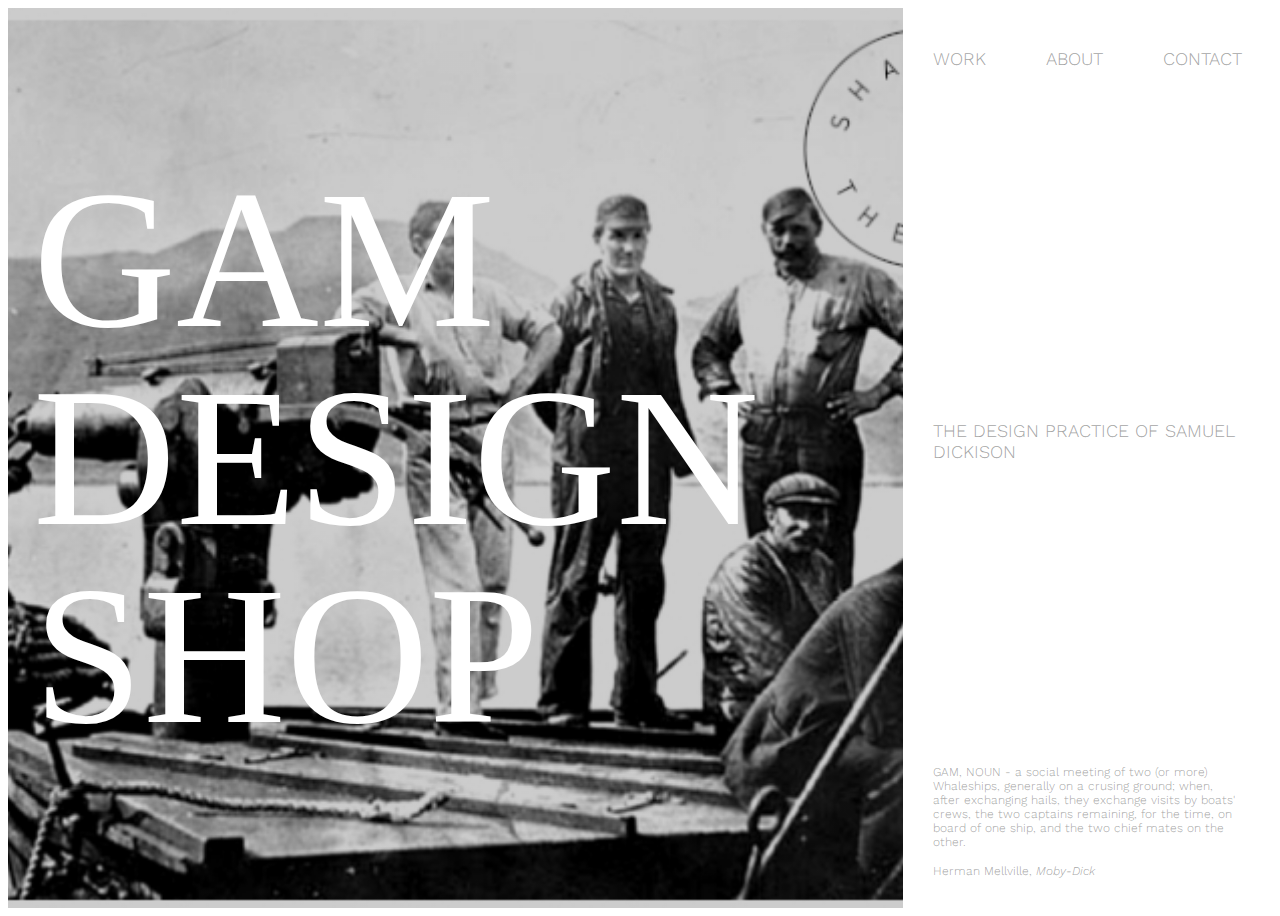
<file: index.html>
<!DOCTYPE html>
<html lang="en">
<head>
    <meta charset="UTF-8">
    <meta name="viewport" content="width=device-width, initial-scale=1.0">
    <meta http-equiv="X-UA-Compatible" content="ie=edge">
    <link href="https://fonts.googleapis.com/css?family=Work+Sans:400,700&display=swap" rel="stylesheet">
    <link href="https://cloud.typenetwork.com/projects/3433/fontface.css/" rel="stylesheet" type="text/css">
    <link rel="stylesheet" href="style.css">
    <title>Studio Gam</title>
</head>
<body>
    <div class="home-container">
        <!-- <div class="item left"></div> -->
       <!--  <div class="item left circle-badge-white">
            <img class="circle-badge-white" src="resources/icons/Circle Badge White.svg">
        </div> -->
        <div class="item menu" id="home"><a href="/work.html">WORK</a></div>
        <div class="item menu" id="about"><a href="/about.html">ABOUT</a></div>
        <div class="item menu" id="contact"><a href="/comingsoon.html">CONTACT</a></div>
        <div class="item left company">
            <h1 class="on-top bureaugrotcondensedbold">GAM <br> DESIGN <br> SHOP</h1>
        </div>
        <div class="item right" id="blurb">THE DESIGN PRACTICE OF SAMUEL DICKISON</div>
        <!-- <div class="item left"></div> -->
        <div class="item right" id="noun">
            <div id="quote">
                GAM, NOUN - a social meeting of two (or more) Whaleships, generally on a crusing ground; when, after exchanging hails, they exchange visits by boats' crews, the two captains remaining, for the time, on board of one ship, and the two chief mates on the other.
            </div>
            <div class="attribute">
                <span id="author">Herman Mellville, </span>
                <span id="title">Moby-Dick</span>
            </div>
        </div>
    </div>
</body>
</html>
</file>
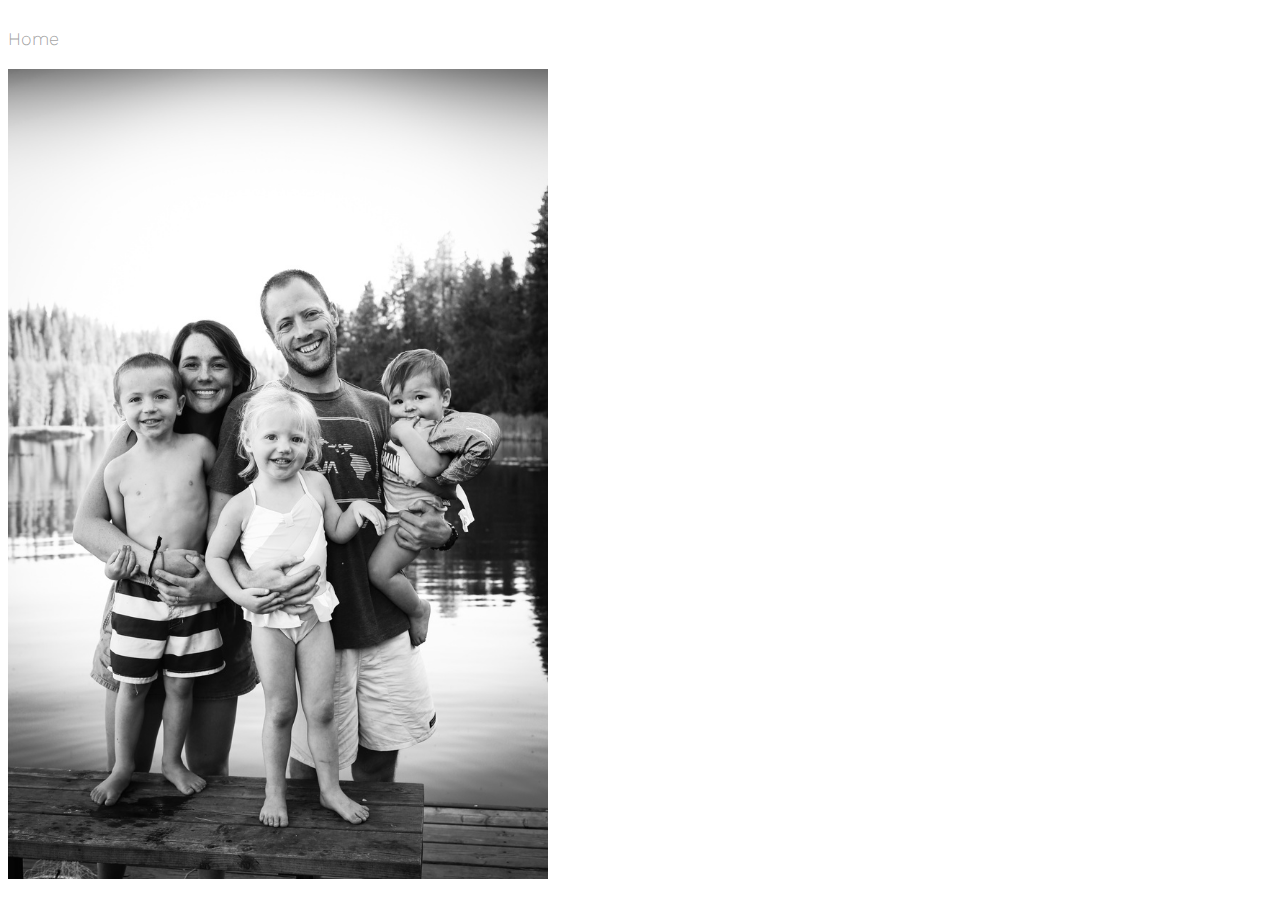
<file: about.html>
<!DOCTYPE html>
<html lang="en">
<head>
    <meta charset="UTF-8">
    <meta name="viewport" content="width=device-width, initial-scale=1.0">
    <meta http-equiv="X-UA-Compatible" content="ie=edge">
    <link href="https://fonts.googleapis.com/css?family=Work+Sans:400,700&display=swap" rel="stylesheet">
    <link href="https://cloud.typenetwork.com/projects/3433/fontface.css/" rel="stylesheet" type="text/css">
    <link rel="stylesheet" href="style.css">
    <title>Studio Gam</title>
</head>
<body>
    <div class="about">
        <div class="top-menu">
            <a href="/index.html">Home</a>
        </div>
        <div>
            <img class="the-fam" src="resources/images/theFam.jpg" alt="">
        </div>
    </div>
</body>
</html>
</file>
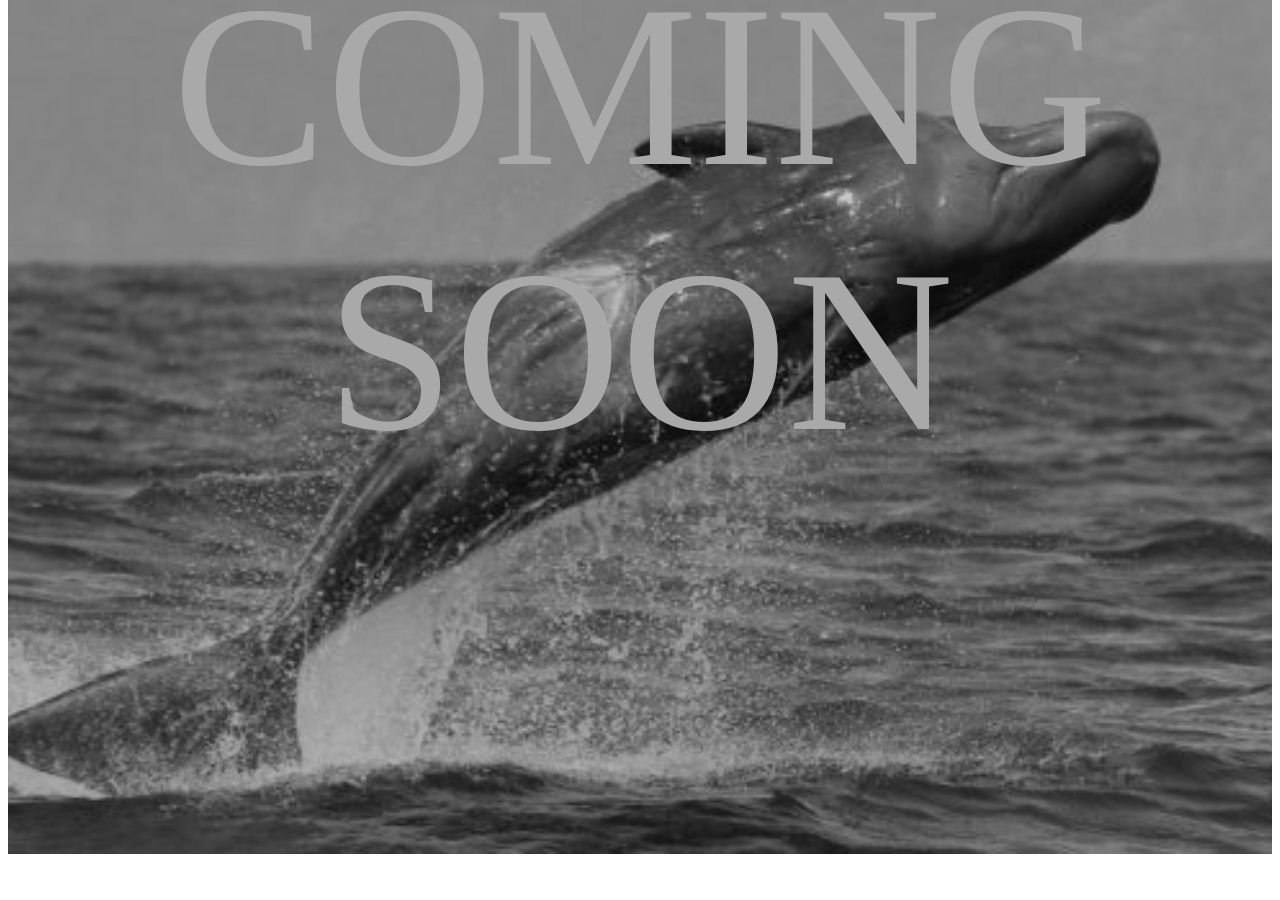
<file: comingsoon.html>
<!DOCTYPE html>
<html lang="en">
<head>
    <meta charset="UTF-8">
    <meta name="viewport" content="width=device-width, initial-scale=1.0">
    <meta http-equiv="X-UA-Compatible" content="ie=edge">
    <link href="https://cloud.typenetwork.com/projects/3433/fontface.css/" rel="stylesheet" type="text/css">
    <link rel="stylesheet" href="style.css">
    <title>Studio Gam</title>
</head>
<body>
    <div class="coming-soon">
        <h1 class="notyet bureaugrotcondensedbold">COMING SOON</h1>
    </div>
</body>
</html>
</file>
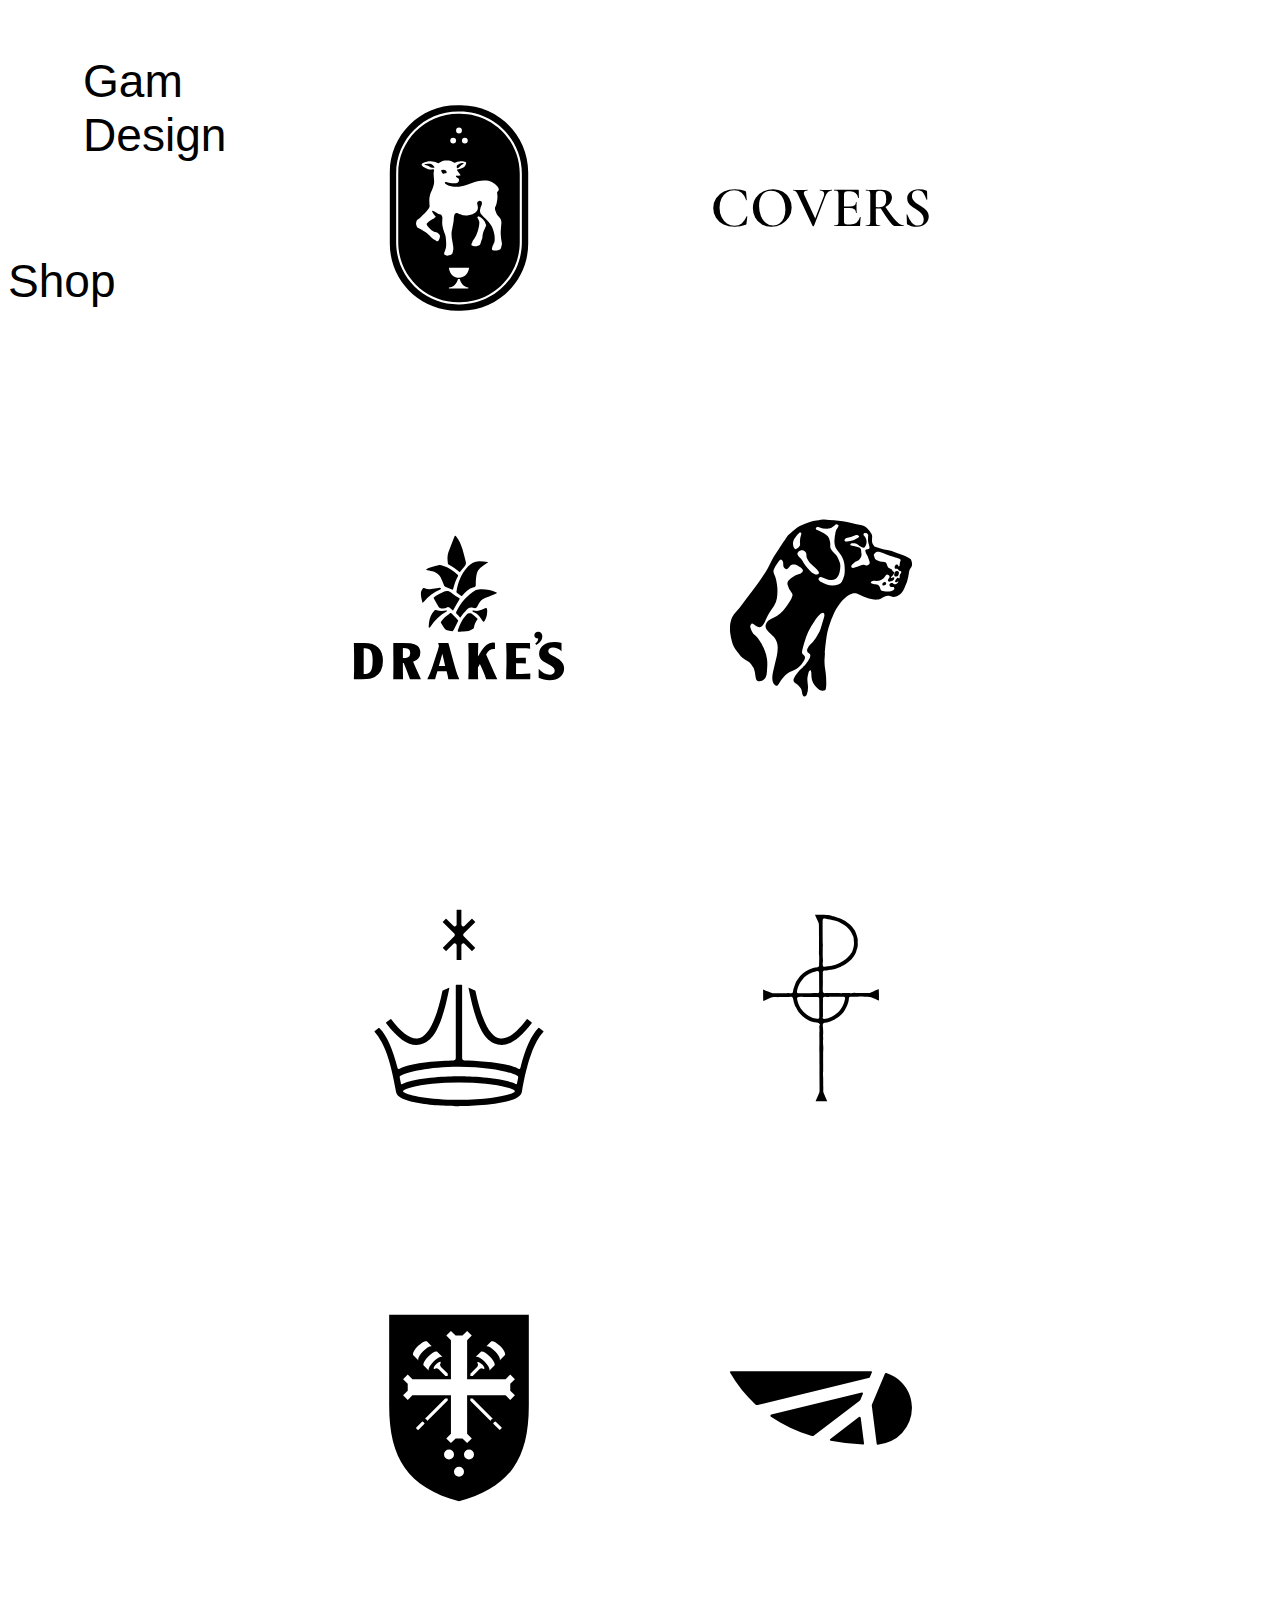
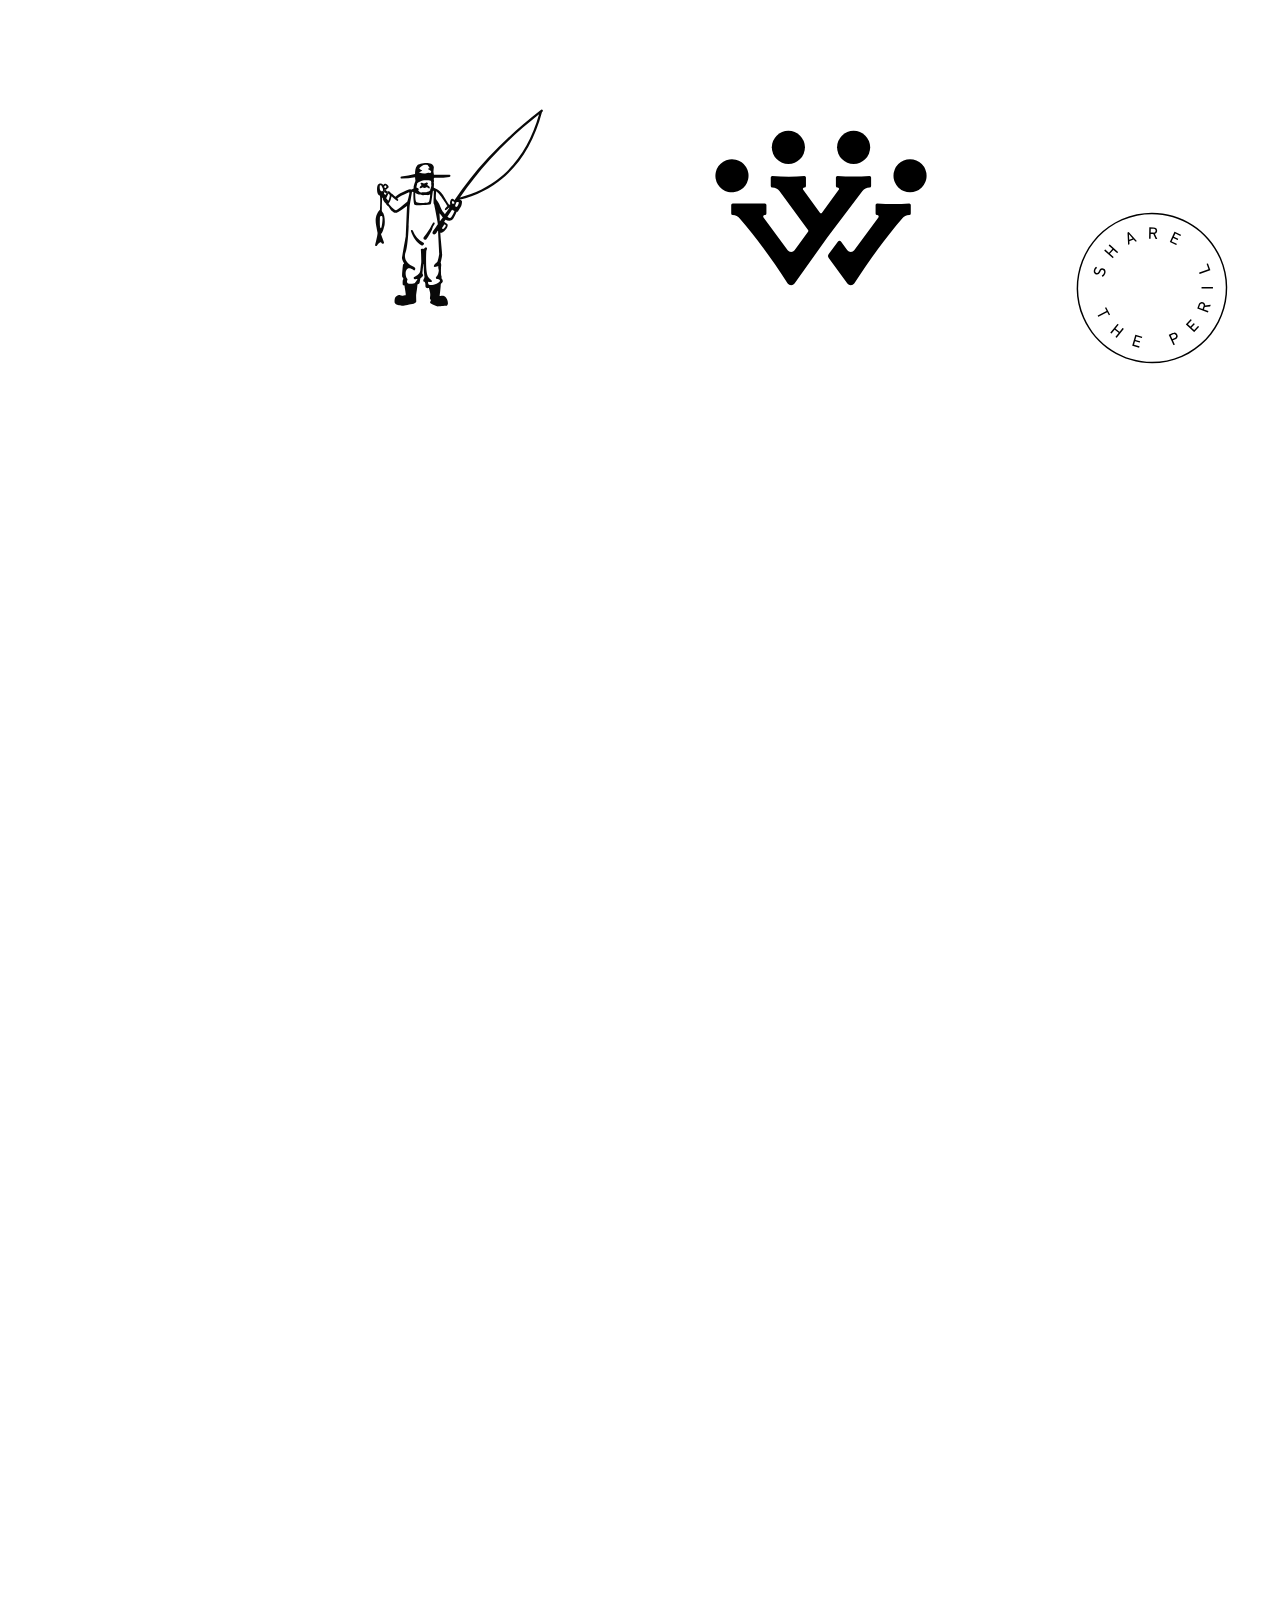
<file: work.html>
<!DOCTYPE html>
<html lang="en">
<head>
    <meta charset="UTF-8">
    <meta name="viewport" content="width=device-width, initial-scale=1.0">
    <meta http-equiv="X-UA-Compatible" content="ie=edge">
    <link href="https://cloud.typenetwork.com/projects/3433/fontface.css/" rel="stylesheet" type="text/css">
    <link rel="stylesheet" href="style.css">
    <title>Document</title>
</head>
<body>
    <div class="work-container">
        <div class="item-corner-title">
            <a href="/index.html">
                <p class="corner-title-studio">Gam</p>
                <p class="corner-title-gam">Design</p>
                <p class="corner-title-shop">Shop</p>
            </a>
        </div>
        <div class="item">
        <a class="work-item" href="/comingsoon.html">
                <img class="work-item" src="resources/icons/All Saints Icon.svg">
            </a>
        </div>
        <div class="item">
        <a class="work-item" href="/comingsoon.html">
                <img src="resources/icons/Covers Icon.svg">
            </a>
        </div>
        <div class="item"><!-- 4 --></div>
        <div class="item"><!-- 5 --></div>
        <div class="item">
        <a class="work-item" href="/comingsoon.html">
                <img src="resources/icons/Drake's Icon.svg">
            </a>
        </div>
        <div class="item">
        <a class="work-item" href="/comingsoon.html">
                <img src="resources/icons/Endless Icon.svg">
            </a>
        </div>
        <div class="item"><!-- 8 --></div>
        <div class="item"><!-- 9 --></div>
        <div class="item">
        <a class="work-item" href="/comingsoon.html">
                <img src="resources/icons/M and M Icon.svg">
            </a>
        </div>
        <div class="item">
        <a class="work-item" href="/comingsoon.html">
                <img src="resources/icons/Paideia Icon.svg">
            </a>
        </div>
        <div class="item"><!-- 12 --></div>
        <div class="item"><!-- 13 --></div>
        <div class="item">
        <a class="work-item" href="/comingsoon.html">
                <img src="resources/icons/SBH Icon.svg">
            </a>
        </div>
        <div class="item">
        <a class="work-item" href="/comingsoon.html">
                <img src="resources/icons/Spero Icon.svg">
            </a>
        </div>
        <div class="item"><!-- 16 --></div>
        <div class="item"><!-- 17 --></div>
        <div class="item">
        <a class="work-item" href="/comingsoon.html">
                <img src="resources/icons/Swiftwater Icon.svg">
            </a>
        </div>
        <div class="item">
        <a class="work-item" href="/comingsoon.html">
                <img src="resources/icons/Woolly Icon.svg">
            </a>
        </div>
        <div class="item circle-badge-black">
            <img class="circle-badge-black" src="resources/icons/Circle Badge Black.svg">
        </div>
        <div class="item"><!-- 21 --></div>
        <div class="item"><!-- 22 --></div>
        <div class="item"><!-- 23 --></div>
        <div class="item"><!-- 24 --></div>
        <div class="item"><!-- 25 --></div>
        <div class="item"><!-- 26 --></div>
        <div class="item"><!-- 27 --></div>
        <div class="item"><!-- 28 --></div>
        <div class="item"><!-- 29 --></div>
        <div class="item"><!-- 30 --></div>
        <div class="item"><!-- 31 --></div>
        <div class="item"><!-- 32 --></div>
    </div>    
</body>
</html>
</file>
<file: style.css>
html {
    /* background-color: #4f9135; */
    /* box-sizing: border-box; */
    font-family: 'Work Sans', sans-serif;
    font-weight: 300;
    color: #808080b8;
}

/* *,
*:before,
*:after {
    box-sizing: inherit;
} */

body {
    /* font-family: 'Work Sans', sans-serif; */
    font-size: calc(14px + (26 - 14) * ((100vw - 300px) / (1600 - 300)));
  }

.home-container {
    height: 100vh ;
    display: grid;
    grid-template-columns: 8fr repeat(3, 1fr);
    grid-template-rows: 1fr 6fr 1fr;
}

.work-container {
    display: grid;
    grid-template-columns: .75fr 1fr 1fr .75fr;
    grid-template-rows: repeat(8, 400px);
}

a {
    display: grid;
}

.work-item {
    transition: 0.3s;
}

.work-item:hover,
.item-corner-title a:hover {
    filter: invert(0.5) sepia(1) hue-rotate(200deg) grayscale(100%);
}

img {
    place-self: center;
    width: 240px;
    height: 240px;
}

.item {
    display: grid;
    background-color: white;
    justify-content: center;
    align-items: center;
    font-size: 35px;
}

.item p {
    margin: 0, 0, 5px, 0;
}

.circle-badge-white {
    justify-content: right;
    max-width:100%;
    max-height:100%;
}

.circle-badge-black {
    justify-content: right;
    align-content: flex-end;
}

.company {
    grid-row: 1 / 4;
    /* font-family: 'Work Sans', sans-serif; */
    font-weight: 700;
    font-size: 11vmin;
    background-image:
        linear-gradient(
            rgba(0,0,0,0.2),
            rgba(0,0,0,0.2)
        ),
        url("resources/images/whalers4.jpg");
    background-repeat: no-repeat;
    background-size: cover;
    background-position: center;
    /* opacity: 0.5; */
    color: white;
    padding-left: 25px;
    justify-content: left;
    line-height: 1;
}

.item-corner-title {
    font-family: 'Work Sans', sans-serif;
    font-size: 2em;
    background-color: white;
    display: flex;
    display: block;
}

.item-corner-title a {
    color: black;
    transition: 0.3s;
}

.corner-title-studio {
    margin-left: 75px;
    padding: 0;
    margin-bottom: 0;
    align-content: flex-end;
}

.corner-title-gam {
    margin-left: 75px;
    padding: 0;
    margin-top: 0;
    align-content: flex-start;
}

#blurb {
    grid-column: span 3;
}

.left {
    /* background-color: #4f9135; */
    font-family: 'Work Sans', sans-serif;
}

.menu {
    align-content: flex-start;
    padding-top: 40px;
}

#blurb,
.menu {
    font-size: 18px;
}

.menu a {
    transition: 0.3s;
}

.menu a:hover {
    color: black;
}

.menu,
#noun,
#blurb {
    padding-left: 30px;
    padding-right: 30px;
}

#noun {
    font-size: 12px;
    justify-content: left;
    grid-column: -1/2;
    padding-bottom: 30px;
}

a {
    text-decoration: none;
    color: #808080b8;
}

#quote {
    margin-bottom: 15px;
}

#title {
    font-style: italic;
}

.notyet {
    /* font-family: 'Work Sans', sans-serif; */
    color: darkgray;
    font-size: 10em;
    text-align: center;
}

.coming-soon {
    background-image:
        linear-gradient(
            rgba(0,0,0,0.2),
            rgba(0,0,0,0.2)
        ),
        url("resources/images/tharSheBlows.jpg");
    background-repeat: no-repeat fixed;
    background-size: cover;
    background-position: center;
    height: 100vh;
    margin-top: -200px;
}

/***************************************************************
These styles are subject to the following license agreement(s):

http://store.typenetwork.com/cart/eula/font-bureau
http://store.typenetwork.com/cart/eula/font-bureau
***************************************************************/

.bureaugrotcondensedbold {
    font-family: "Bureau Grot Cond Bd";
    font-display: swap;
    font-style: normal;
    font-weight: normal;
}

.bureaugrotcondensedblack {
    font-family: "Bureau Grot Cond Bla";
    font-display: swap;
    font-style: normal;
    font-weight: normal;
}

/* .about {
    display: grid;
    grid-template-columns: 1fr 4fr;
    grid-template-rows: 1fr 8fr 1fr;
} */

.the-fam {
    height: 90vh;
    width: auto;
}

.top-menu {
    padding: 20px 0 20px 0;
    font-size: 18px;
}
</file>
